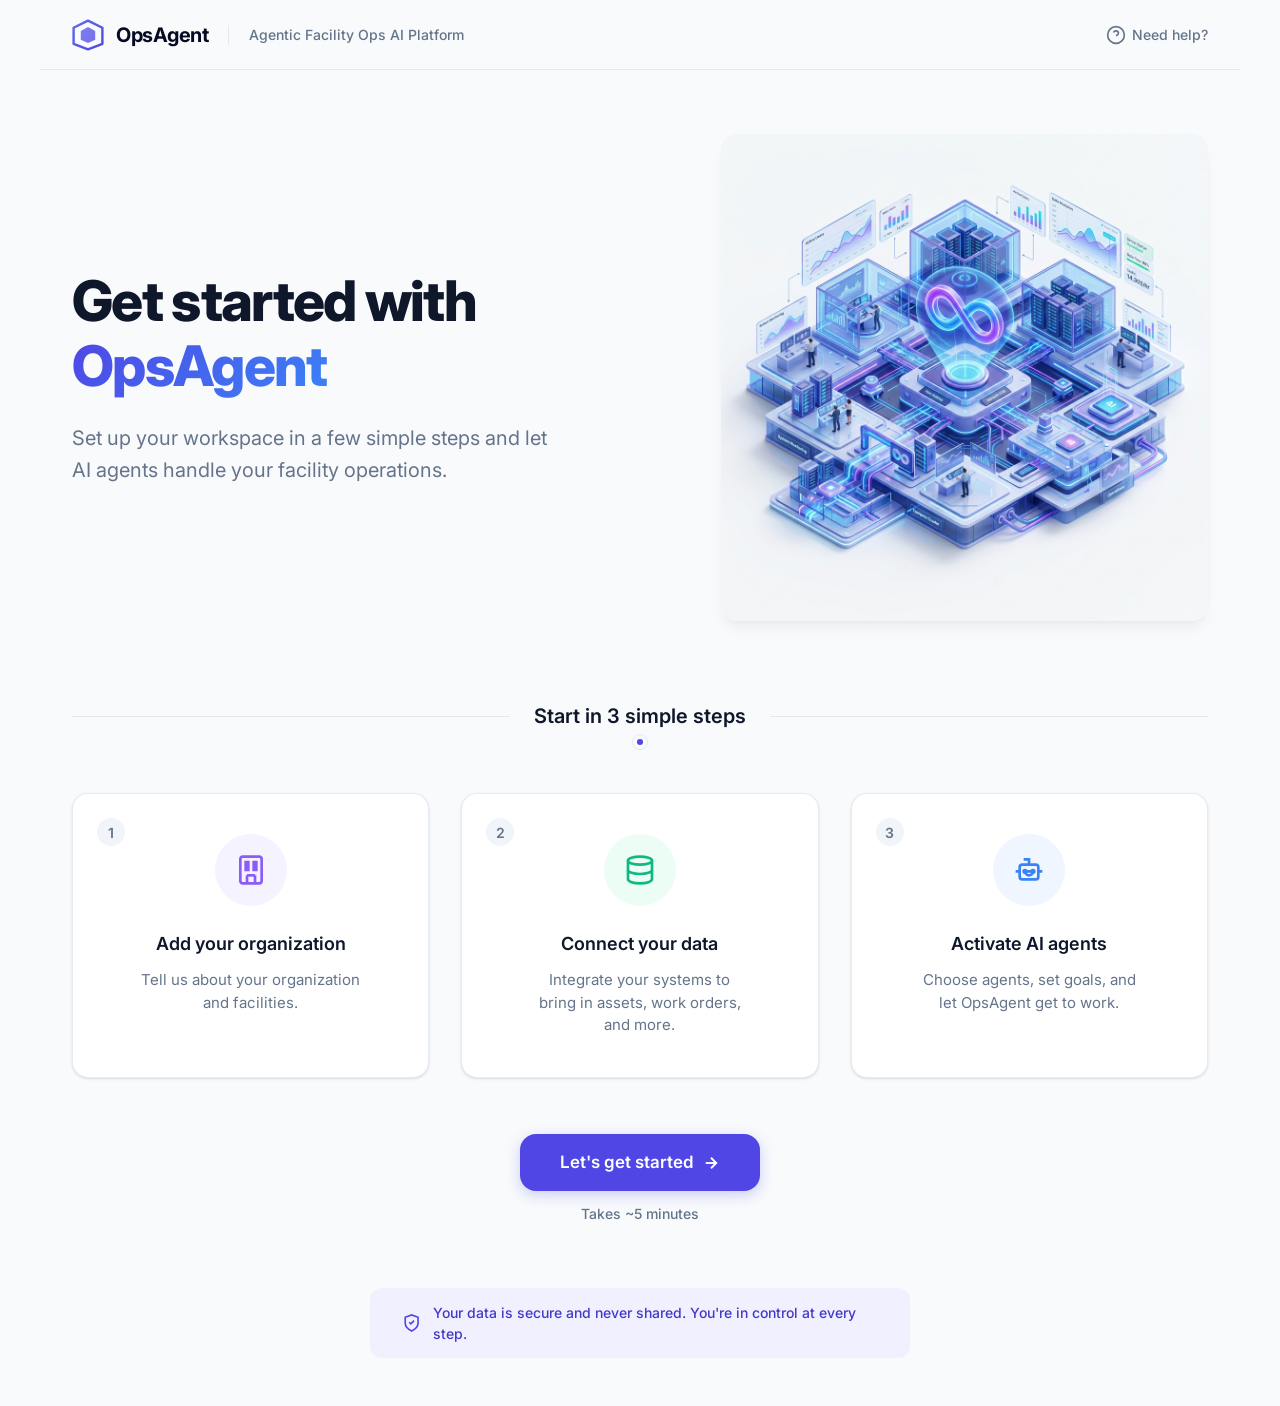
<file: index.html>
<!DOCTYPE html>
<html lang="en">
<head>
  <meta charset="UTF-8">
  <meta name="viewport" content="width=device-width, initial-scale=1.0">
  <title>Get Started - OpsAgent AI Platform</title>
  <meta name="description" content="Set up your workspace in a few simple steps and let AI agents handle your facility operations.">
  <link rel="stylesheet" href="style.css">
  <link rel="stylesheet" href="index.css">
</head>
<body>
  <div id="app-container" class="fade-in">
    <!-- Header -->
    <header class="navbar container">
      <div class="logo-area">
        <svg class="logo-icon" viewBox="0 0 40 40" width="32" height="32" fill="none" xmlns="http://www.w3.org/2000/svg">
          <path d="M20 2L38 11V31L20 38L2 31V11L20 2Z" stroke="url(#logo-grad)" stroke-width="3" stroke-linejoin="round"/>
          <path d="M20 10L29 15V26L20 30L11 26V15L20 10Z" fill="url(#logo-grad)" opacity="0.8"/>
          <defs>
            <linearGradient id="logo-grad" x1="2" y1="2" x2="38" y2="38" gradientUnits="userSpaceOnUse">
              <stop stop-color="#6366f1" />
              <stop offset="1" stop-color="#4f46e5" />
            </linearGradient>
          </defs>
        </svg>
        <span class="logo-text">OpsAgent</span>
        <span class="divider"></span>
        <span class="tagline">Agentic Facility Ops AI Platform</span>
      </div>
      <div class="header-action">
        <a href="#" class="help-link" id="help-btn">
          <svg class="help-icon" width="20" height="20" viewBox="0 0 24 24" fill="none" stroke="currentColor" stroke-width="2">
            <circle cx="12" cy="12" r="10"/>
            <path d="M9.09 9a3 3 0 0 1 5.83 1c0 2-3 3-3 3"/>
            <line x1="12" y1="17" x2="12.01" y2="17"/>
          </svg>
          Need help?
        </a>
      </div>
    </header>

    <!-- Main Section -->
    <main class="container">
      <div class="hero-section grid">
        <div class="hero-content">
          <h1>Get started with <span class="gradient-text">OpsAgent</span></h1>
          <p class="subtitle">Set up your workspace in a few simple steps and let AI agents handle your facility operations.</p>
        </div>
        <div class="hero-image-wrapper">
          <img src="hero-illustration.jpg" alt="OpsAgent Isometric AI Platform Illustration" class="hero-image">
        </div>
      </div>

      <!-- Divider / Section Title -->
      <div class="section-divider">
        <span class="line"></span>
        <h2>Start in 3 simple steps</h2>
        <span class="line"></span>
      </div>
      <div class="dot-indicator"></div>

      <!-- Steps Grid -->
      <div class="steps-grid grid">
        <!-- Step 1 -->
        <div class="step-card" id="step-1">
          <span class="step-number">1</span>
          <div class="step-icon-bg purple-bg">
            <svg class="step-icon text-purple" viewBox="0 0 24 24" fill="none" stroke="currentColor" stroke-width="2">
              <rect x="4" y="2" width="16" height="20" rx="2" ry="2"/>
              <line x1="9" y1="22" x2="9" y2="16"/>
              <line x1="15" y1="22" x2="15" y2="16"/>
              <line x1="9" y1="16" x2="15" y2="16"/>
              <path d="M8 6h2v2H8V6zm6 0h2v2h-2V6zm-6 4h2v2H8v-2zm6 0h2v2h-2v-2z"/>
            </svg>
          </div>
          <h3>Add your organization</h3>
          <p>Tell us about your organization and facilities.</p>
        </div>

        <!-- Step 2 -->
        <div class="step-card" id="step-2">
          <span class="step-number">2</span>
          <div class="step-icon-bg green-bg">
            <svg class="step-icon text-green" viewBox="0 0 24 24" fill="none" stroke="currentColor" stroke-width="2">
              <ellipse cx="12" cy="5" rx="9" ry="3"/>
              <path d="M3 5v14c0 1.66 4 3 9 3s9-1.34 9-3V5"/>
              <path d="M3 12c0 1.66 4 3 9 3s9-1.34 9-3"/>
            </svg>
          </div>
          <h3>Connect your data</h3>
          <p>Integrate your systems to bring in assets, work orders, and more.</p>
        </div>

        <!-- Step 3 -->
        <div class="step-card" id="step-3">
          <span class="step-number">3</span>
          <div class="step-icon-bg blue-bg">
            <svg class="step-icon text-blue" viewBox="0 0 24 24" fill="none" stroke="currentColor" stroke-width="2">
              <path d="M12 8V4H8"/>
              <rect x="5" y="8" width="14" height="11" rx="2"/>
              <circle cx="9" cy="13" r="1"/>
              <circle cx="15" cy="13" r="1"/>
              <path d="M12 16a3 3 0 0 1-3-3h6a3 3 0 0 1-3 3z"/>
              <path d="M2 13h3M19 13h3"/>
            </svg>
          </div>
          <h3>Activate AI agents</h3>
          <p>Choose agents, set goals, and let OpsAgent get to work.</p>
        </div>
      </div>

      <!-- Action Button Section -->
      <div class="action-section flex flex-col align-center">
        <a href="dashboard.html" class="btn btn-primary btn-large" id="start-btn">
          Let's get started
          <svg class="arrow-icon" width="18" height="18" viewBox="0 0 24 24" fill="none" stroke="currentColor" stroke-width="2.5">
            <line x1="5" y1="12" x2="19" y2="12"/>
            <polyline points="12 5 19 12 12 19"/>
          </svg>
        </a>
        <span class="estimate-text">Takes ~5 minutes</span>
      </div>
    </main>

    <!-- Footer Banner -->
    <footer class="footer-banner container">
      <div class="security-card flex align-center justify-center">
        <svg class="security-icon" width="20" height="20" viewBox="0 0 24 24" fill="none" stroke="currentColor" stroke-width="2">
          <path d="M12 22s8-4 8-10V5l-8-3-8 3v7c0 6 8 10 8 10z"/>
          <polyline points="9 11 11 13 15 9"/>
        </svg>
        <p>Your data is secure and never shared. You're in control at every step.</p>
      </div>
    </footer>
  </div>

  <script src="index.js"></script>
</body>
</html>
</file>
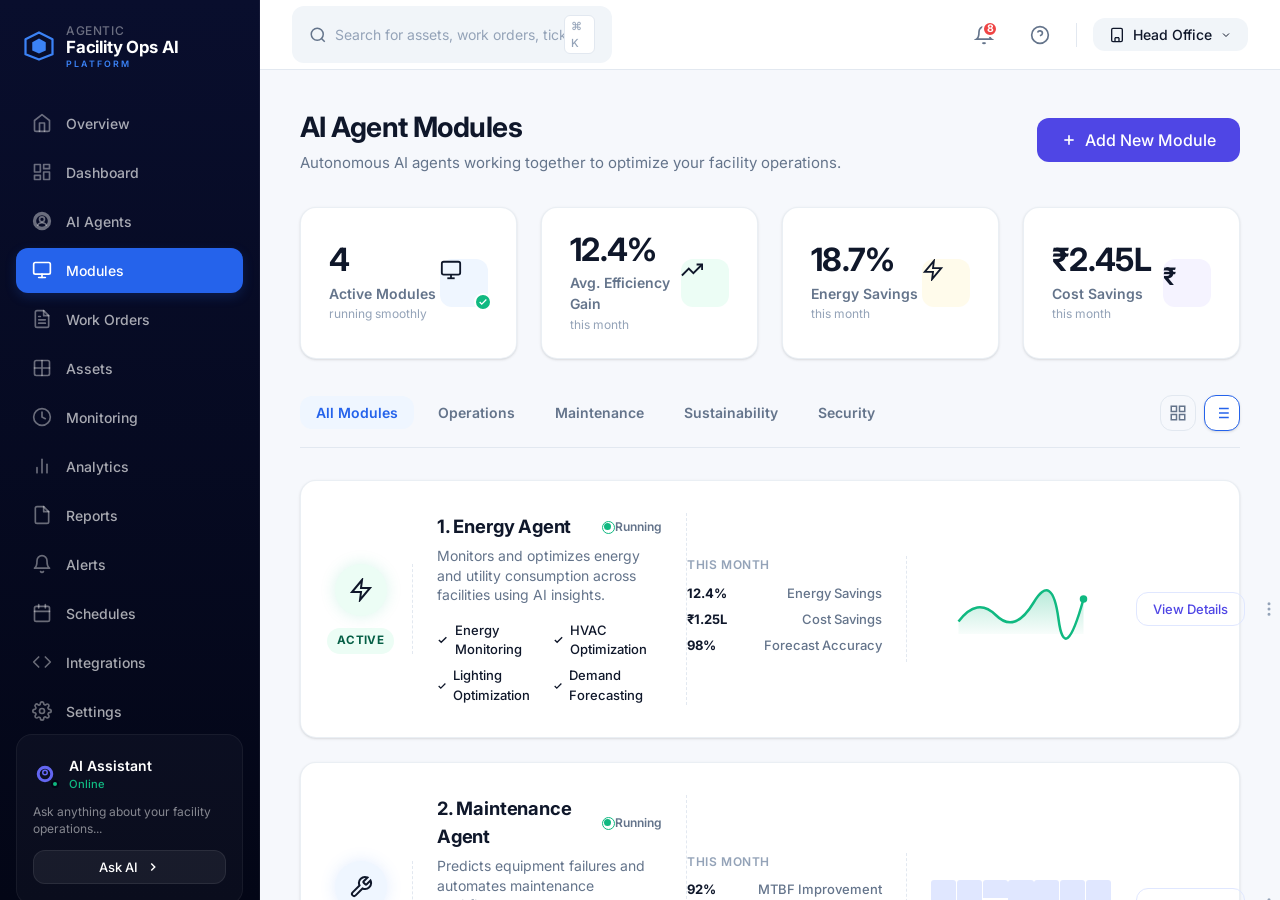
<file: dashboard.html>
<!DOCTYPE html>
<html lang="en">
<head>
  <meta charset="UTF-8">
  <meta name="viewport" content="width=device-width, initial-scale=1.0">
  <title>AI Agent Modules - OpsAgent</title>
  <meta name="description" content="Manage and monitor autonomous AI agents working together to optimize your facility operations.">
  <link rel="stylesheet" href="style.css">
  <link rel="stylesheet" href="dashboard.css">
</head>
<body>
  <div class="dashboard-wrapper flex">
    <!-- Left Sidebar -->
    <aside class="sidebar flex flex-col" id="sidebar">
      <div class="sidebar-header flex align-center">
        <svg class="sidebar-logo" viewBox="0 0 40 40" width="30" height="30" fill="none" xmlns="http://www.w3.org/2000/svg">
          <path d="M20 2L38 11V31L20 38L2 31V11L20 2Z" stroke="#3b82f6" stroke-width="3" stroke-linejoin="round"/>
          <path d="M20 10L29 15V26L20 30L11 26V15L20 10Z" fill="#3b82f6"/>
        </svg>
        <div class="logo-title-group">
          <h2>Agentic</h2>
          <h1>Facility Ops AI</h1>
          <span>PLATFORM</span>
        </div>
      </div>

      <nav class="sidebar-nav">
        <ul>
          <li>
            <a href="#" class="nav-item">
              <svg width="20" height="20" viewBox="0 0 24 24" fill="none" stroke="currentColor" stroke-width="2" stroke-linecap="round" stroke-linejoin="round"><path d="M3 9l9-7 9 7v11a2 2 0 0 1-2 2H5a2 2 0 0 1-2-2z"/><polyline points="9 22 9 12 15 12 15 22"/></svg>
              <span>Overview</span>
            </a>
          </li>
          <li>
            <a href="#" class="nav-item">
              <svg width="20" height="20" viewBox="0 0 24 24" fill="none" stroke="currentColor" stroke-width="2" stroke-linecap="round" stroke-linejoin="round"><rect x="3" y="3" width="7" height="9"/><rect x="14" y="3" width="7" height="5"/><rect x="14" y="12" width="7" height="9"/><rect x="3" y="16" width="7" height="5"/></svg>
              <span>Dashboard</span>
            </a>
          </li>
          <li>
            <a href="#" class="nav-item">
              <svg width="20" height="20" viewBox="0 0 24 24" fill="none" stroke="currentColor" stroke-width="2" stroke-linecap="round" stroke-linejoin="round"><path d="M12 2a10 10 0 0 0-10 10c0 5.523 4.477 10 10 10s10-4.477 10-10A10 10 0 0 0 12 2zm0 18a8 8 0 1 1 0-16 8 8 0 0 1 0 16z"/><circle cx="12" cy="10" r="3"/><path d="M7 17c0-2 4-3 5-3s5 1 5 3"/></svg>
              <span>AI Agents</span>
            </a>
          </li>
          <li>
            <a href="#" class="nav-item active">
              <svg width="20" height="20" viewBox="0 0 24 24" fill="none" stroke="currentColor" stroke-width="2" stroke-linecap="round" stroke-linejoin="round"><rect x="2" y="3" width="20" height="14" rx="2" ry="2"/><line x1="8" y1="21" x2="16" y2="21"/><line x1="12" y1="17" x2="12" y2="21"/></svg>
              <span>Modules</span>
            </a>
          </li>
          <li>
            <a href="#" class="nav-item">
              <svg width="20" height="20" viewBox="0 0 24 24" fill="none" stroke="currentColor" stroke-width="2" stroke-linecap="round" stroke-linejoin="round"><path d="M14 2H6a2 2 0 0 0-2 2v16a2 2 0 0 0 2 2h12a2 2 0 0 0 2-2V8z"/><polyline points="14 2 14 8 20 8"/><line x1="16" y1="13" x2="8" y2="13"/><line x1="16" y1="17" x2="8" y2="17"/><polyline points="10 9 9 9 8 9"/></svg>
              <span>Work Orders</span>
            </a>
          </li>
          <li>
            <a href="#" class="nav-item">
              <svg width="20" height="20" viewBox="0 0 24 24" fill="none" stroke="currentColor" stroke-width="2" stroke-linecap="round" stroke-linejoin="round"><rect x="3" y="3" width="18" height="18" rx="2"/><path d="M21 12H3M12 3v18"/></svg>
              <span>Assets</span>
            </a>
          </li>
          <li>
            <a href="#" class="nav-item">
              <svg width="20" height="20" viewBox="0 0 24 24" fill="none" stroke="currentColor" stroke-width="2" stroke-linecap="round" stroke-linejoin="round"><circle cx="12" cy="12" r="10"/><polyline points="12 6 12 12 16 14"/></svg>
              <span>Monitoring</span>
            </a>
          </li>
          <li>
            <a href="#" class="nav-item">
              <svg width="20" height="20" viewBox="0 0 24 24" fill="none" stroke="currentColor" stroke-width="2" stroke-linecap="round" stroke-linejoin="round"><line x1="18" y1="20" x2="18" y2="10"/><line x1="12" y1="20" x2="12" y2="4"/><line x1="6" y1="20" x2="6" y2="14"/></svg>
              <span>Analytics</span>
            </a>
          </li>
          <li>
            <a href="#" class="nav-item">
              <svg width="20" height="20" viewBox="0 0 24 24" fill="none" stroke="currentColor" stroke-width="2" stroke-linecap="round" stroke-linejoin="round"><path d="M14 2H6a2 2 0 0 0-2 2v16a2 2 0 0 0 2 2h12a2 2 0 0 0 2-2V8z"/><polyline points="14 2 14 8 20 8"/></svg>
              <span>Reports</span>
            </a>
          </li>
          <li>
            <a href="#" class="nav-item">
              <svg width="20" height="20" viewBox="0 0 24 24" fill="none" stroke="currentColor" stroke-width="2" stroke-linecap="round" stroke-linejoin="round"><path d="M18 8A6 6 0 0 0 6 8c0 7-3 9-3 9h18s-3-2-3-9"/><path d="M13.73 21a2 2 0 0 1-3.46 0"/></svg>
              <span>Alerts</span>
            </a>
          </li>
          <li>
            <a href="#" class="nav-item">
              <svg width="20" height="20" viewBox="0 0 24 24" fill="none" stroke="currentColor" stroke-width="2" stroke-linecap="round" stroke-linejoin="round"><rect x="3" y="4" width="18" height="18" rx="2" ry="2"/><line x1="16" y1="2" x2="16" y2="6"/><line x1="8" y1="2" x2="8" y2="6"/><line x1="3" y1="10" x2="21" y2="10"/></svg>
              <span>Schedules</span>
            </a>
          </li>
          <li>
            <a href="#" class="nav-item">
              <svg width="20" height="20" viewBox="0 0 24 24" fill="none" stroke="currentColor" stroke-width="2" stroke-linecap="round" stroke-linejoin="round"><polyline points="16 18 22 12 16 6"/><polyline points="8 6 2 12 8 18"/></svg>
              <span>Integrations</span>
            </a>
          </li>
          <li>
            <a href="#" class="nav-item">
              <svg width="20" height="20" viewBox="0 0 24 24" fill="none" stroke="currentColor" stroke-width="2" stroke-linecap="round" stroke-linejoin="round"><circle cx="12" cy="12" r="3"/><path d="M19.4 15a1.65 1.65 0 0 0 .33 1.82l.06.06a2 2 0 1 1-2.83 2.83l-.06-.06a1.65 1.65 0 0 0-1.82-.33 1.65 1.65 0 0 0-1 1.51V21a2 2 0 0 1-4 0v-.09A1.65 1.65 0 0 0 9 19.4a1.65 1.65 0 0 0-1.82.33l-.06.06a2 2 0 1 1-2.83-2.83l.06-.06a1.65 1.65 0 0 0 .33-1.82 1.65 1.65 0 0 0-1.51-1H3a2 2 0 0 1 0-4h.09A1.65 1.65 0 0 0 4.6 9a1.65 1.65 0 0 0-.33-1.82l-.06-.06a2 2 0 1 1 2.83-2.83l.06.06a1.65 1.65 0 0 0 1.82.33H9a1.65 1.65 0 0 0 1-1.51V3a2 2 0 0 1 4 0v.09a1.65 1.65 0 0 0 1 1.51 1.65 1.65 0 0 0 1.82-.33l.06-.06a2 2 0 1 1 2.83 2.83l-.06.06a1.65 1.65 0 0 0-.33 1.82V9a1.65 1.65 0 0 0 1.51 1H21a2 2 0 0 1 0 4h-.09a1.65 1.65 0 0 0-1.51 1z"/></svg>
              <span>Settings</span>
            </a>
          </li>
        </ul>
      </nav>

      <!-- Sidebar Footer Extra Card -->
      <div class="sidebar-assistant">
        <div class="assistant-title flex align-center">
          <div class="assistant-avatar">
            <svg width="18" height="18" viewBox="0 0 24 24" fill="none" stroke="#6366f1" stroke-width="2"><path d="M12 2a10 10 0 0 0-10 10c0 5.523 4.477 10 10 10s10-4.477 10-10A10 10 0 0 0 12 2zm0 18a8 8 0 1 1 0-16 8 8 0 0 1 0 16z"/><circle cx="12" cy="10" r="3"/></svg>
            <span class="status-indicator"></span>
          </div>
          <div>
            <h4>AI Assistant</h4>
            <span class="online-status">Online</span>
          </div>
        </div>
        <p>Ask anything about your facility operations...</p>
        <button class="btn btn-assistant flex justify-between align-center" id="ask-ai-btn">
          <span>Ask AI</span>
          <svg width="14" height="14" viewBox="0 0 24 24" fill="none" stroke="currentColor" stroke-width="2.5"><polyline points="9 18 15 12 9 6"/></svg>
        </button>
      </div>

      <!-- User Info Footer -->
      <div class="sidebar-user flex align-center justify-between">
        <div class="flex align-center gap-2">
          <div class="user-avatar flex align-center justify-center">TS</div>
          <div class="user-info">
            <h4>Tanishka Sahil</h4>
            <span>Facility Manager</span>
          </div>
        </div>
        <svg width="14" height="14" viewBox="0 0 24 24" fill="none" stroke="currentColor" stroke-width="2"><polyline points="6 9 12 15 18 9"/></svg>
      </div>

      <div class="logout-wrapper">
        <a href="index.html" class="logout-link flex align-center gap-2" id="logout-btn">
          <svg width="16" height="16" viewBox="0 0 24 24" fill="none" stroke="currentColor" stroke-width="2"><path d="M9 21H5a2 2 0 0 1-2-2V5a2 2 0 0 1 2-2h4"/><polyline points="16 17 21 12 16 7"/><line x1="21" y1="12" x2="9" y2="12"/></svg>
          Logout
        </a>
      </div>
    </aside>

    <!-- Main Workspace Container -->
    <div class="main-content flex flex-col">
      <!-- Navbar / Top Header -->
      <header class="navbar flex align-center justify-between">
        <div class="flex align-center gap-4">
          <button class="hamburger-menu" id="hamburger-btn" aria-label="Toggle Sidebar">
            <svg width="24" height="24" viewBox="0 0 24 24" fill="none" stroke="currentColor" stroke-width="2"><line x1="3" y1="12" x2="21" y2="12"/><line x1="3" y1="6" x2="21" y2="6"/><line x1="3" y1="18" x2="21" y2="18"/></svg>
          </button>
          
          <!-- Search Bar -->
          <div class="search-bar flex align-center">
            <svg class="search-icon" width="18" height="18" viewBox="0 0 24 24" fill="none" stroke="currentColor" stroke-width="2"><circle cx="11" cy="11" r="8"/><line x1="21" y1="21" x2="16.65" y2="16.65"/></svg>
            <input type="text" id="search-input" placeholder="Search for assets, work orders, tickets...">
            <span class="search-shortcut">⌘ K</span>
          </div>
        </div>

        <!-- Right Side Nav Actions -->
        <div class="nav-actions flex align-center gap-4">
          <!-- Notification Bell -->
          <button class="icon-btn-badge" id="notification-btn" aria-label="Notifications">
            <svg width="20" height="20" viewBox="0 0 24 24" fill="none" stroke="currentColor" stroke-width="2"><path d="M18 8A6 6 0 0 0 6 8c0 7-3 9-3 9h18s-3-2-3-9"/><path d="M13.73 21a2 2 0 0 1-3.46 0"/></svg>
            <span class="badge">8</span>
          </button>

          <!-- Help Button -->
          <button class="icon-btn" aria-label="Help">
            <svg width="20" height="20" viewBox="0 0 24 24" fill="none" stroke="currentColor" stroke-width="2"><circle cx="12" cy="12" r="10"/><path d="M9.09 9a3 3 0 0 1 5.83 1c0 2-3 3-3 3"/><line x1="12" y1="17" x2="12.01" y2="17"/></svg>
          </button>

          <span class="divider-v"></span>

          <!-- Location Selector Dropdown -->
          <div class="location-dropdown" id="location-dd">
            <button class="dropdown-trigger flex align-center gap-2">
              <svg width="16" height="16" viewBox="0 0 24 24" fill="none" stroke="currentColor" stroke-width="2"><rect x="4" y="2" width="16" height="20" rx="2" ry="2"/><line x1="9" y1="22" x2="9" y2="16"/><line x1="15" y1="22" x2="15" y2="16"/><line x1="9" y1="16" x2="15" y2="16"/></svg>
              <span>Head Office</span>
              <svg width="12" height="12" viewBox="0 0 24 24" fill="none" stroke="currentColor" stroke-width="2"><polyline points="6 9 12 15 18 9"/></svg>
            </button>
            <div class="dropdown-menu">
              <a href="#">Head Office</a>
              <a href="#">Regional Office East</a>
              <a href="#">Warehouse A</a>
              <a href="#">Data Center</a>
            </div>
          </div>
        </div>
      </header>

      <!-- Main Workspace Scrollable -->
      <main class="workspace-viewport">
        <!-- Page Title & CTA Row -->
        <div class="workspace-header flex justify-between align-center">
          <div class="header-text">
            <h2>AI Agent Modules</h2>
            <p>Autonomous AI agents working together to optimize your facility operations.</p>
          </div>
          <button class="btn btn-primary" id="add-module-btn">
            <svg width="16" height="16" viewBox="0 0 24 24" fill="none" stroke="currentColor" stroke-width="2.5"><line x1="12" y1="5" x2="12" y2="19"/><line x1="5" y1="12" x2="19" y2="12"/></svg>
            Add New Module
          </button>
        </div>

        <!-- Summary Statistics Grid -->
        <section class="summary-grid grid">
          <!-- Stat 1 -->
          <div class="stat-card flex justify-between align-center">
            <div class="stat-info">
              <span class="stat-value" id="val-modules">4</span>
              <span class="stat-label">Active Modules</span>
              <span class="stat-sub">running smoothly</span>
            </div>
            <div class="stat-icon-wrapper blue-light-bg flex-col align-center justify-center">
              <svg class="text-blue" width="22" height="22" viewBox="0 0 24 24" fill="none" stroke="currentColor" stroke-width="2"><rect x="2" y="3" width="20" height="14" rx="2" ry="2"/><line x1="8" y1="21" x2="16" y2="21"/><line x1="12" y1="17" x2="12" y2="21"/></svg>
              <span class="badge-mini check-badge">
                <svg width="10" height="10" viewBox="0 0 24 24" fill="none" stroke="currentColor" stroke-width="3"><polyline points="20 6 9 17 4 12"/></svg>
              </span>
            </div>
          </div>

          <!-- Stat 2 -->
          <div class="stat-card flex justify-between align-center">
            <div class="stat-info">
              <span class="stat-value" id="val-eff">12.4%</span>
              <span class="stat-label">Avg. Efficiency Gain</span>
              <span class="stat-sub">this month</span>
            </div>
            <div class="stat-icon-wrapper green-light-bg flex-col align-center justify-center">
              <svg class="text-green" width="22" height="22" viewBox="0 0 24 24" fill="none" stroke="currentColor" stroke-width="2"><polyline points="23 6 13.5 15.5 8.5 10.5 1 18"/><polyline points="17 6 23 6 23 12"/></svg>
            </div>
          </div>

          <!-- Stat 3 -->
          <div class="stat-card flex justify-between align-center">
            <div class="stat-info">
              <span class="stat-value" id="val-energy">18.7%</span>
              <span class="stat-label">Energy Savings</span>
              <span class="stat-sub">this month</span>
            </div>
            <div class="stat-icon-wrapper orange-light-bg flex-col align-center justify-center">
              <svg class="text-orange" width="22" height="22" viewBox="0 0 24 24" fill="none" stroke="currentColor" stroke-width="2"><polygon points="13 2 3 14 12 14 11 22 21 10 12 10 13 2"/></svg>
            </div>
          </div>

          <!-- Stat 4 -->
          <div class="stat-card flex justify-between align-center">
            <div class="stat-info">
              <span class="stat-value" id="val-cost">₹2.45L</span>
              <span class="stat-label">Cost Savings</span>
              <span class="stat-sub">this month</span>
            </div>
            <div class="stat-icon-wrapper purple-light-bg flex-col align-center justify-center">
              <span class="rupee-symbol text-purple">₹</span>
            </div>
          </div>
        </section>

        <!-- Filters and View Controls -->
        <section class="filters-row flex align-center justify-between">
          <div class="tabs flex gap-2">
            <button class="tab-btn active" data-filter="all">All Modules</button>
            <button class="tab-btn" data-filter="operations">Operations</button>
            <button class="tab-btn" data-filter="maintenance">Maintenance</button>
            <button class="tab-btn" data-filter="sustainability">Sustainability</button>
            <button class="tab-btn" data-filter="security">Security</button>
          </div>
          <div class="view-toggles flex gap-2">
            <button class="toggle-btn" id="grid-view-btn" aria-label="Grid View">
              <svg width="18" height="18" viewBox="0 0 24 24" fill="none" stroke="currentColor" stroke-width="2"><rect x="3" y="3" width="7" height="7"/><rect x="14" y="3" width="7" height="7"/><rect x="14" y="14" width="7" height="7"/><rect x="3" y="14" width="7" height="7"/></svg>
            </button>
            <button class="toggle-btn active" id="list-view-btn" aria-label="List View">
              <svg width="18" height="18" viewBox="0 0 24 24" fill="none" stroke="currentColor" stroke-width="2"><line x1="8" y1="6" x2="21" y2="6"/><line x1="8" y1="12" x2="21" y2="12"/><line x1="8" y1="18" x2="21" y2="18"/><line x1="3" y1="6" x2="3.01" y2="6"/><line x1="3" y1="12" x2="3.01" y2="12"/><line x1="3" y1="18" x2="3.01" y2="18"/></svg>
            </button>
          </div>
        </section>

        <!-- Agent Modules Collection Container -->
        <section class="modules-collection list-layout" id="modules-container">
          <!-- Card 1: Energy Agent (Sustainability) -->
          <div class="agent-card active-card" data-category="sustainability" id="card-energy">
            <div class="agent-summary flex align-center">
              <div class="agent-icon-col">
                <div class="agent-avatar-circle green-glow">
                  <svg class="text-green" width="24" height="24" viewBox="0 0 24 24" fill="none" stroke="currentColor" stroke-width="2"><polygon points="13 2 3 14 12 14 11 22 21 10 12 10 13 2"/></svg>
                </div>
                <span class="status-badge active-badge">Active</span>
              </div>
              
              <div class="agent-info-col">
                <div class="title-row flex align-center justify-between">
                  <h3>1. Energy Agent</h3>
                  <span class="card-status-dot flex align-center gap-1">
                    <span class="running-pulse green-pulse"></span>
                    Running
                  </span>
                </div>
                <p class="description">Monitors and optimizes energy and utility consumption across facilities using AI insights.</p>
                <ul class="features-list grid">
                  <li><svg width="14" height="14" viewBox="0 0 24 24" fill="none" stroke="currentColor" stroke-width="3" class="text-green"><polyline points="20 6 9 17 4 12"/></svg> Energy Monitoring</li>
                  <li><svg width="14" height="14" viewBox="0 0 24 24" fill="none" stroke="currentColor" stroke-width="3" class="text-green"><polyline points="20 6 9 17 4 12"/></svg> HVAC Optimization</li>
                  <li><svg width="14" height="14" viewBox="0 0 24 24" fill="none" stroke="currentColor" stroke-width="3" class="text-green"><polyline points="20 6 9 17 4 12"/></svg> Lighting Optimization</li>
                  <li><svg width="14" height="14" viewBox="0 0 24 24" fill="none" stroke="currentColor" stroke-width="3" class="text-green"><polyline points="20 6 9 17 4 12"/></svg> Demand Forecasting</li>
                </ul>
              </div>

              <div class="agent-metrics-col">
                <span class="metrics-heading">This Month</span>
                <div class="metric-row flex justify-between">
                  <span class="metric-value text-green">12.4%</span>
                  <span class="metric-desc">Energy Savings</span>
                </div>
                <div class="metric-row flex justify-between">
                  <span class="metric-value font-dark">₹1.25L</span>
                  <span class="metric-desc">Cost Savings</span>
                </div>
                <div class="metric-row flex justify-between">
                  <span class="metric-value font-dark">98%</span>
                  <span class="metric-desc">Forecast Accuracy</span>
                </div>
              </div>

              <div class="agent-chart-col">
                <svg class="sparkline-chart" viewBox="0 0 100 40">
                  <defs>
                    <linearGradient id="chart-grad-green" x1="0" y1="0" x2="0" y2="1">
                      <stop offset="0%" stop-color="#10b981" stop-opacity="0.3" />
                      <stop offset="100%" stop-color="#10b981" stop-opacity="0.0" />
                    </linearGradient>
                  </defs>
                  <path d="M 0 30 Q 15 10, 30 25 T 60 15 T 80 28 T 100 12 L 100 40 L 0 40 Z" fill="url(#chart-grad-green)" />
                  <path d="M 0 30 Q 15 10, 30 25 T 60 15 T 80 28 T 100 12" fill="none" stroke="#10b981" stroke-width="2" />
                  <circle cx="100" cy="12" r="3" fill="#10b981" />
                </svg>
              </div>

              <div class="agent-actions-col flex align-center gap-2">
                <button class="btn btn-secondary btn-detail" data-agent="Energy Agent">View Details</button>
                <button class="icon-menu-btn" aria-label="More Options">
                  <svg width="18" height="18" viewBox="0 0 24 24" fill="none" stroke="currentColor" stroke-width="2"><circle cx="12" cy="12" r="1"/><circle cx="12" cy="5" r="1"/><circle cx="12" cy="19" r="1"/></svg>
                </button>
              </div>
            </div>
          </div>

          <!-- Card 2: Maintenance Agent (Maintenance) -->
          <div class="agent-card active-card" data-category="maintenance" id="card-maintenance">
            <div class="agent-summary flex align-center">
              <div class="agent-icon-col">
                <div class="agent-avatar-circle blue-glow">
                  <svg class="text-blue" width="24" height="24" viewBox="0 0 24 24" fill="none" stroke="currentColor" stroke-width="2"><path d="M14.7 6.3a1 1 0 0 0 0 1.4l1.6 1.6a1 1 0 0 0 1.4 0l3.77-3.77a6 6 0 0 1-7.94 7.94l-6.91 6.91a2.12 2.12 0 0 1-3-3l6.91-6.91a6 6 0 0 1 7.94-7.94l-3.76 3.76z"/></svg>
                </div>
                <span class="status-badge active-badge">Active</span>
              </div>
              
              <div class="agent-info-col">
                <div class="title-row flex align-center justify-between">
                  <h3>2. Maintenance Agent</h3>
                  <span class="card-status-dot flex align-center gap-1">
                    <span class="running-pulse green-pulse"></span>
                    Running
                  </span>
                </div>
                <p class="description">Predicts equipment failures and automates maintenance workflows.</p>
                <ul class="features-list grid">
                  <li><svg width="14" height="14" viewBox="0 0 24 24" fill="none" stroke="currentColor" stroke-width="3" class="text-blue"><polyline points="20 6 9 17 4 12"/></svg> Equipment Health</li>
                  <li><svg width="14" height="14" viewBox="0 0 24 24" fill="none" stroke="currentColor" stroke-width="3" class="text-blue"><polyline points="20 6 9 17 4 12"/></svg> Predictive Maintenance</li>
                  <li><svg width="14" height="14" viewBox="0 0 24 24" fill="none" stroke="currentColor" stroke-width="3" class="text-blue"><polyline points="20 6 9 17 4 12"/></svg> Work Order Generation</li>
                  <li><svg width="14" height="14" viewBox="0 0 24 24" fill="none" stroke="currentColor" stroke-width="3" class="text-blue"><polyline points="20 6 9 17 4 12"/></svg> Downtime Reduction</li>
                </ul>
              </div>

              <div class="agent-metrics-col">
                <span class="metrics-heading">This Month</span>
                <div class="metric-row flex justify-between">
                  <span class="metric-value text-blue">92%</span>
                  <span class="metric-desc">MTBF Improvement</span>
                </div>
                <div class="metric-row flex justify-between">
                  <span class="metric-value font-dark">156</span>
                  <span class="metric-desc">Work Orders Closed</span>
                </div>
                <div class="metric-row flex justify-between">
                  <span class="metric-value font-dark">23%</span>
                  <span class="metric-desc">Downtime Reduced</span>
                </div>
              </div>

              <div class="agent-chart-col">
                <div class="bar-chart flex align-end justify-between">
                  <div class="bar" style="height: 40%"></div>
                  <div class="bar" style="height: 65%"></div>
                  <div class="bar" style="height: 35%"></div>
                  <div class="bar" style="height: 80%"></div>
                  <div class="bar" style="height: 55%"></div>
                  <div class="bar" style="height: 90%"></div>
                  <div class="bar" style="height: 70%"></div>
                </div>
              </div>

              <div class="agent-actions-col flex align-center gap-2">
                <button class="btn btn-secondary btn-detail" data-agent="Maintenance Agent">View Details</button>
                <button class="icon-menu-btn" aria-label="More Options">
                  <svg width="18" height="18" viewBox="0 0 24 24" fill="none" stroke="currentColor" stroke-width="2"><circle cx="12" cy="12" r="1"/><circle cx="12" cy="5" r="1"/><circle cx="12" cy="19" r="1"/></svg>
                </button>
              </div>
            </div>
          </div>

          <!-- Card 3: Occupancy Agent (Operations) -->
          <div class="agent-card active-card" data-category="operations" id="card-occupancy">
            <div class="agent-summary flex align-center">
              <div class="agent-icon-col">
                <div class="agent-avatar-circle orange-glow">
                  <svg class="text-orange" width="24" height="24" viewBox="0 0 24 24" fill="none" stroke="currentColor" stroke-width="2"><path d="M17 21v-2a4 4 0 0 0-4-4H5a4 4 0 0 0-4 4v2"/><circle cx="9" cy="7" r="4"/><path d="M23 21v-2a4 4 0 0 0-3-3.87"/><path d="M16 3.13a4 4 0 0 1 0 7.75"/></svg>
                </div>
                <span class="status-badge active-badge">Active</span>
              </div>
              
              <div class="agent-info-col">
                <div class="title-row flex align-center justify-between">
                  <h3>3. Occupancy Agent</h3>
                  <span class="card-status-dot flex align-center gap-1">
                    <span class="running-pulse green-pulse"></span>
                    Running
                  </span>
                </div>
                <p class="description">Analyzes space utilization and optimizes occupancy and workspace allocation.</p>
                <ul class="features-list grid">
                  <li><svg width="14" height="14" viewBox="0 0 24 24" fill="none" stroke="currentColor" stroke-width="3" class="text-orange"><polyline points="20 6 9 17 4 12"/></svg> Space Utilization</li>
                  <li><svg width="14" height="14" viewBox="0 0 24 24" fill="none" stroke="currentColor" stroke-width="3" class="text-orange"><polyline points="20 6 9 17 4 12"/></svg> Occupancy Heatmaps</li>
                  <li><svg width="14" height="14" viewBox="0 0 24 24" fill="none" stroke="currentColor" stroke-width="3" class="text-orange"><polyline points="20 6 9 17 4 12"/></svg> Workspace Optimization</li>
                  <li><svg width="14" height="14" viewBox="0 0 24 24" fill="none" stroke="currentColor" stroke-width="3" class="text-orange"><polyline points="20 6 9 17 4 12"/></svg> Usage Forecasting</li>
                </ul>
              </div>

              <div class="agent-metrics-col">
                <span class="metrics-heading">This Month</span>
                <div class="metric-row flex justify-between">
                  <span class="metric-value text-orange">65%</span>
                  <span class="metric-desc">Avg. Space Util.</span>
                </div>
                <div class="metric-row flex justify-between">
                  <span class="metric-value font-dark">18%</span>
                  <span class="metric-desc">Space Optimization</span>
                </div>
                <div class="metric-row flex justify-between">
                  <span class="metric-value font-dark">85%</span>
                  <span class="metric-desc">Forecast Accuracy</span>
                </div>
              </div>

              <div class="agent-chart-col">
                <svg class="sparkline-chart" viewBox="0 0 100 40">
                  <defs>
                    <linearGradient id="chart-grad-orange" x1="0" y1="0" x2="0" y2="1">
                      <stop offset="0%" stop-color="#f59e0b" stop-opacity="0.3" />
                      <stop offset="100%" stop-color="#f59e0b" stop-opacity="0.0" />
                    </linearGradient>
                  </defs>
                  <path d="M 0 32 Q 25 35, 50 18 T 80 14 T 100 24 L 100 40 L 0 40 Z" fill="url(#chart-grad-orange)" />
                  <path d="M 0 32 Q 25 35, 50 18 T 80 14 T 100 24" fill="none" stroke="#f59e0b" stroke-width="2" />
                  <circle cx="100" cy="24" r="3" fill="#f59e0b" />
                </svg>
              </div>

              <div class="agent-actions-col flex align-center gap-2">
                <button class="btn btn-secondary btn-detail" data-agent="Occupancy Agent">View Details</button>
                <button class="icon-menu-btn" aria-label="More Options">
                  <svg width="18" height="18" viewBox="0 0 24 24" fill="none" stroke="currentColor" stroke-width="2"><circle cx="12" cy="12" r="1"/><circle cx="12" cy="5" r="1"/><circle cx="12" cy="19" r="1"/></svg>
                </button>
              </div>
            </div>
          </div>

          <!-- Card 4: Security Agent (Security) -->
          <div class="agent-card active-card" data-category="security" id="card-security">
            <div class="agent-summary flex align-center">
              <div class="agent-icon-col">
                <div class="agent-avatar-circle purple-glow">
                  <svg class="text-purple" width="24" height="24" viewBox="0 0 24 24" fill="none" stroke="currentColor" stroke-width="2"><path d="M12 22s8-4 8-10V5l-8-3-8 3v7c0 6 8 10 8 10z"/></svg>
                </div>
                <span class="status-badge active-badge">Active</span>
              </div>
              
              <div class="agent-info-col">
                <div class="title-row flex align-center justify-between">
                  <h3>4. Security Agent</h3>
                  <span class="card-status-dot flex align-center gap-1">
                    <span class="running-pulse green-pulse"></span>
                    Running
                  </span>
                </div>
                <p class="description">Monitors security systems and detects anomalies to ensure a safe environment.</p>
                <ul class="features-list grid">
                  <li><svg width="14" height="14" viewBox="0 0 24 24" fill="none" stroke="currentColor" stroke-width="3" class="text-purple"><polyline points="20 6 9 17 4 12"/></svg> Access Control</li>
                  <li><svg width="14" height="14" viewBox="0 0 24 24" fill="none" stroke="currentColor" stroke-width="3" class="text-purple"><polyline points="20 6 9 17 4 12"/></svg> Anomaly Detection</li>
                  <li><svg width="14" height="14" viewBox="0 0 24 24" fill="none" stroke="currentColor" stroke-width="3" class="text-purple"><polyline points="20 6 9 17 4 12"/></svg> Incident Alerts</li>
                  <li><svg width="14" height="14" viewBox="0 0 24 24" fill="none" stroke="currentColor" stroke-width="3" class="text-purple"><polyline points="20 6 9 17 4 12"/></svg> Video Analytics</li>
                </ul>
              </div>

              <div class="agent-metrics-col">
                <span class="metrics-heading">This Month</span>
                <div class="metric-row flex justify-between">
                  <span class="metric-value text-purple">120</span>
                  <span class="metric-desc">Security Events</span>
                </div>
                <div class="metric-row flex justify-between">
                  <span class="metric-value font-dark">98.6%</span>
                  <span class="metric-desc">Threat Detection</span>
                </div>
                <div class="metric-row flex justify-between">
                  <span class="metric-value font-dark">15</span>
                  <span class="metric-desc">Incidents Resolved</span>
                </div>
              </div>

              <div class="agent-chart-col">
                <svg class="sparkline-chart" viewBox="0 0 100 40">
                  <defs>
                    <linearGradient id="chart-grad-purple" x1="0" y1="0" x2="0" y2="1">
                      <stop offset="0%" stop-color="#8b5cf6" stop-opacity="0.3" />
                      <stop offset="100%" stop-color="#8b5cf6" stop-opacity="0.0" />
                    </linearGradient>
                  </defs>
                  <path d="M 0 35 Q 20 28, 40 32 T 70 12 T 100 20 L 100 40 L 0 40 Z" fill="url(#chart-grad-purple)" />
                  <path d="M 0 35 Q 20 28, 40 32 T 70 12 T 100 20" fill="none" stroke="#8b5cf6" stroke-width="2" />
                  <circle cx="100" cy="20" r="3" fill="#8b5cf6" />
                </svg>
              </div>

              <div class="agent-actions-col flex align-center gap-2">
                <button class="btn btn-secondary btn-detail" data-agent="Security Agent">View Details</button>
                <button class="icon-menu-btn" aria-label="More Options">
                  <svg width="18" height="18" viewBox="0 0 24 24" fill="none" stroke="currentColor" stroke-width="2"><circle cx="12" cy="12" r="1"/><circle cx="12" cy="5" r="1"/><circle cx="12" cy="19" r="1"/></svg>
                </button>
              </div>
            </div>
          </div>
        </section>

        <!-- Dynamic Collaboration Footer Workflow -->
        <footer class="collaboration-footer flex align-center justify-between">
          <div class="collab-text">
            <h3>AI Agents Working Together</h3>
            <p>Our agents collaborate autonomously to deliver smarter, safer, and more efficient facilities.</p>
            <button class="btn btn-secondary btn-sm" id="view-flow-btn">View Orchestration Flow</button>
          </div>
          <div class="collab-flow flex align-center gap-4">
            <!-- Node 1 -->
            <div class="flow-node flex flex-col align-center gap-1">
              <div class="node-icon-bg green-glow-hover flex align-center justify-center">
                <svg class="text-green" width="18" height="18" viewBox="0 0 24 24" fill="none" stroke="currentColor" stroke-width="2"><polygon points="13 2 3 14 12 14 11 22 21 10 12 10 13 2"/></svg>
              </div>
              <span class="node-name">Energy Agent</span>
            </div>
            <!-- Arrow -->
            <svg class="flow-arrow" width="16" height="16" viewBox="0 0 24 24" fill="none" stroke="currentColor" stroke-width="2.5"><polyline points="9 18 15 12 9 6"/></svg>
            <!-- Node 2 -->
            <div class="flow-node flex flex-col align-center gap-1">
              <div class="node-icon-bg blue-glow-hover flex align-center justify-center">
                <svg class="text-blue" width="18" height="18" viewBox="0 0 24 24" fill="none" stroke="currentColor" stroke-width="2"><path d="M14.7 6.3a1 1 0 0 0 0 1.4l1.6 1.6a1 1 0 0 0 1.4 0l3.77-3.77a6 6 0 0 1-7.94 7.94l-6.91 6.91a2.12 2.12 0 0 1-3-3l6.91-6.91a6 6 0 0 1 7.94-7.94l-3.76 3.76z"/></svg>
              </div>
              <span class="node-name">Maintenance Agent</span>
            </div>
            <!-- Arrow -->
            <svg class="flow-arrow" width="16" height="16" viewBox="0 0 24 24" fill="none" stroke="currentColor" stroke-width="2.5"><polyline points="9 18 15 12 9 6"/></svg>
            <!-- Node 3 -->
            <div class="flow-node flex flex-col align-center gap-1">
              <div class="node-icon-bg orange-glow-hover flex align-center justify-center">
                <svg class="text-orange" width="18" height="18" viewBox="0 0 24 24" fill="none" stroke="currentColor" stroke-width="2"><path d="M17 21v-2a4 4 0 0 0-4-4H5a4 4 0 0 0-4 4v2"/><circle cx="9" cy="7" r="4"/><path d="M23 21v-2a4 4 0 0 0-3-3.87"/><path d="M16 3.13a4 4 0 0 1 0 7.75"/></svg>
              </div>
              <span class="node-name">Occupancy Agent</span>
            </div>
            <!-- Arrow -->
            <svg class="flow-arrow" width="16" height="16" viewBox="0 0 24 24" fill="none" stroke="currentColor" stroke-width="2.5"><polyline points="9 18 15 12 9 6"/></svg>
            <!-- Node 4 -->
            <div class="flow-node flex flex-col align-center gap-1">
              <div class="node-icon-bg purple-glow-hover flex align-center justify-center">
                <svg class="text-purple" width="18" height="18" viewBox="0 0 24 24" fill="none" stroke="currentColor" stroke-width="2"><path d="M12 22s8-4 8-10V5l-8-3-8 3v7c0 6 8 10 8 10z"/></svg>
              </div>
              <span class="node-name">Security Agent</span>
            </div>
          </div>
        </footer>
      </main>
    </div>
  </div>

  <!-- Dialog / Modals Layout -->
  <!-- View Detail Modal -->
  <div class="modal-overlay" id="detail-modal">
    <div class="modal-card">
      <div class="modal-header flex justify-between align-center">
        <h3 id="modal-agent-title">Agent Detail</h3>
        <button class="modal-close" id="detail-modal-close" aria-label="Close modal">
          <svg width="20" height="20" viewBox="0 0 24 24" fill="none" stroke="currentColor" stroke-width="2"><line x1="18" y1="6" x2="6" y2="18"/><line x1="6" y1="6" x2="18" y2="18"/></svg>
        </button>
      </div>
      <div class="modal-body">
        <div class="modal-metrics-container grid">
          <div class="modal-metric">
            <span class="m-lbl">Current Load</span>
            <span class="m-val">Normal</span>
          </div>
          <div class="modal-metric">
            <span class="m-lbl">Uptime</span>
            <span class="m-val">99.98%</span>
          </div>
          <div class="modal-metric">
            <span class="m-lbl">Alerts (24h)</span>
            <span class="m-val">0</span>
          </div>
        </div>
        <p class="modal-desc-text" id="modal-agent-desc">Agent operations details showing analytics logs.</p>
        <div class="console-box">
          <div class="console-header flex justify-between">
            <span>Live Diagnostics Console</span>
            <span class="blinking-dot">● Live</span>
          </div>
          <pre class="console-content" id="console-logs">Connecting to AI agent subsystem...</pre>
        </div>
      </div>
      <div class="modal-footer flex justify-between">
        <button class="btn btn-secondary btn-modal-action" id="pause-agent-btn">Pause Agent</button>
        <button class="btn btn-primary btn-modal-action" id="modal-ok-btn">Close Diagnostics</button>
      </div>
    </div>
  </div>

  <!-- Add New Module Modal -->
  <div class="modal-overlay" id="add-modal">
    <div class="modal-card">
      <div class="modal-header flex justify-between align-center">
        <h3>Create New AI Agent Module</h3>
        <button class="modal-close" id="add-modal-close">
          <svg width="20" height="20" viewBox="0 0 24 24" fill="none" stroke="currentColor" stroke-width="2"><line x1="18" y1="6" x2="6" y2="18"/><line x1="6" y1="6" x2="18" y2="18"/></svg>
        </button>
      </div>
      <div class="modal-body">
        <form id="new-agent-form">
          <div class="form-group flex flex-col gap-1">
            <label for="new-agent-name">Agent Name</label>
            <input type="text" id="new-agent-name" placeholder="e.g. Asset Integrity Agent" required>
          </div>
          <div class="form-group flex flex-col gap-1">
            <label for="new-agent-desc">Description</label>
            <textarea id="new-agent-desc" rows="3" placeholder="Describe the role of the AI agent..." required></textarea>
          </div>
          <div class="form-group flex flex-col gap-1">
            <label for="new-agent-cat">Category / Domain</label>
            <select id="new-agent-cat">
              <option value="operations">Operations</option>
              <option value="maintenance">Maintenance</option>
              <option value="sustainability">Sustainability</option>
              <option value="security">Security</option>
            </select>
          </div>
        </form>
      </div>
      <div class="modal-footer flex justify-between">
        <button class="btn btn-secondary" id="add-modal-cancel">Cancel</button>
        <button type="submit" form="new-agent-form" class="btn btn-primary">Deploy Agent</button>
      </div>
    </div>
  </div>

  <script src="dashboard.js"></script>
</body>
</html>
</file>
<file: style.css>
@import url('https://fonts.googleapis.com/css2?family=Inter:wght@300;400;500;600;700&display=swap');

:root {
  /* Brand Colors */
  --primary-color: #4f46e5;      /* Indigo/purple primary */
  --primary-hover: #4338ca;
  --primary-light: #e0e7ff;
  --secondary-color: #3b82f6;    /* Info/Blue */
  --secondary-hover: #2563eb;
  
  /* Status Colors */
  --success: #10b981;
  --success-light: #ecfdf5;
  --warning: #f59e0b;
  --warning-light: #fef3c7;
  --danger: #ef4444;
  --danger-light: #fef2f2;
  
  /* Neutral Palette */
  --bg-main: #f8fafc;
  --bg-card: #ffffff;
  --bg-sidebar: #060b24;
  --bg-sidebar-hover: #111a3e;
  --border-color: #e2e8f0;
  
  --text-main: #0f172a;
  --text-muted: #64748b;
  --text-light: #94a3b8;
  --text-white: #ffffff;
  
  /* Layout */
  --sidebar-width: 260px;
  --navbar-height: 70px;
  
  /* System Values */
  --font-sans: 'Inter', -apple-system, BlinkMacSystemFont, "Segoe UI", Roboto, sans-serif;
  --radius-sm: 6px;
  --radius-md: 12px;
  --radius-lg: 16px;
  --radius-full: 9999px;
  --shadow-sm: 0 1px 3px 0 rgba(0, 0, 0, 0.1), 0 1px 2px -1px rgba(0, 0, 0, 0.1);
  --shadow-md: 0 4px 6px -1px rgba(0, 0, 0, 0.05), 0 2px 4px -2px rgba(0, 0, 0, 0.05);
  --shadow-lg: 0 10px 15px -3px rgba(0, 0, 0, 0.05), 0 4px 6px -4px rgba(0, 0, 0, 0.05);
  --shadow-premium: 0 20px 25px -5px rgba(79, 70, 229, 0.03), 0 8px 10px -6px rgba(79, 70, 229, 0.03);
  
  --transition: all 0.25s cubic-bezier(0.4, 0, 0.2, 1);
}

/* Base Styles */
* {
  box-sizing: border-box;
  margin: 0;
  padding: 0;
}

body {
  font-family: var(--font-sans);
  background-color: var(--bg-main);
  color: var(--text-main);
  line-height: 1.5;
  -webkit-font-smoothing: antialiased;
  -moz-osx-font-smoothing: grayscale;
}

a {
  text-decoration: none;
  color: inherit;
}

button, input, select {
  font-family: inherit;
  font-size: inherit;
  color: inherit;
  border: none;
  background: none;
}

button {
  cursor: pointer;
}

/* Utilities */
.container {
  max-width: 1200px;
  margin: 0 auto;
  padding: 0 2rem;
}

.flex { display: flex; }
.flex-col { flex-direction: column; }
.align-center { align-items: center; }
.justify-between { justify-content: space-between; }
.justify-center { justify-content: center; }
.grid { display: grid; }

.gap-1 { gap: 0.25rem; }
.gap-2 { gap: 0.5rem; }
.gap-3 { gap: 0.75rem; }
.gap-4 { gap: 1rem; }
.gap-6 { gap: 1.5rem; }
.gap-8 { gap: 2rem; }

/* Buttons */
.btn {
  display: inline-flex;
  align-items: center;
  justify-content: center;
  gap: 0.5rem;
  padding: 0.75rem 1.5rem;
  font-weight: 500;
  border-radius: var(--radius-md);
  transition: var(--transition);
}

.btn-primary {
  background-color: var(--primary-color);
  color: var(--text-white);
}

.btn-primary:hover {
  background-color: var(--primary-hover);
  transform: translateY(-1px);
  box-shadow: 0 4px 12px rgba(79, 70, 229, 0.2);
}

.btn-secondary {
  background-color: transparent;
  color: var(--primary-color);
  border: 1px solid var(--primary-light);
}

.btn-secondary:hover {
  background-color: var(--primary-light);
}

/* Fade Transitions */
.fade-out {
  opacity: 0;
  transform: translateY(-10px);
  transition: opacity 0.4s ease, transform 0.4s ease;
}

.fade-in {
  opacity: 1;
  transform: translateY(0);
  transition: opacity 0.4s ease, transform 0.4s ease;
}
</file>
<file: index.css>
/* index.css */

body {
  background-color: var(--bg-main);
  overflow-x: hidden;
}

/* Header Styling */
.navbar {
  height: var(--navbar-height);
  display: flex;
  justify-content: space-between;
  align-items: center;
  border-bottom: 1px solid var(--border-color);
  background-color: transparent;
  padding: 1.5rem 2rem;
}

.logo-area {
  display: flex;
  align-items: center;
  gap: 0.75rem;
}

.logo-icon {
  animation: logoPulse 4s infinite ease-in-out;
}

.logo-text {
  font-size: 1.25rem;
  font-weight: 700;
  color: var(--bg-sidebar);
  letter-spacing: -0.025em;
}

.logo-area .divider {
  width: 1px;
  height: 20px;
  background-color: var(--border-color);
  margin: 0 0.5rem;
}

.tagline {
  font-size: 0.875rem;
  color: var(--text-muted);
  font-weight: 500;
}

.help-link {
  display: flex;
  align-items: center;
  gap: 0.375rem;
  font-size: 0.875rem;
  color: var(--text-muted);
  font-weight: 500;
  transition: var(--transition);
}

.help-link:hover {
  color: var(--primary-color);
}

.help-icon {
  color: var(--text-muted);
  transition: var(--transition);
}

.help-link:hover .help-icon {
  color: var(--primary-color);
  transform: rotate(15deg);
}

/* Hero Section */
.hero-section {
  grid-template-columns: 1.2fr 1fr;
  align-items: center;
  padding-top: 4rem;
  padding-bottom: 3rem;
  gap: 4rem;
}

.hero-content h1 {
  font-size: 3.5rem;
  font-weight: 800;
  line-height: 1.15;
  color: var(--text-main);
  letter-spacing: -0.03em;
  margin-bottom: 1.5rem;
}

.gradient-text {
  background: linear-gradient(135deg, var(--primary-color) 0%, var(--secondary-color) 100%);
  -webkit-background-clip: text;
  -webkit-text-fill-color: transparent;
}

.hero-content .subtitle {
  font-size: 1.25rem;
  color: var(--text-muted);
  line-height: 1.6;
  max-width: 480px;
}

.hero-image-wrapper {
  position: relative;
  display: flex;
  justify-content: center;
}

.hero-image {
  max-width: 100%;
  height: auto;
  border-radius: var(--radius-lg);
  box-shadow: var(--shadow-lg);
  animation: floatImage 6s infinite ease-in-out;
}

/* Steps Divider */
.section-divider {
  display: flex;
  align-items: center;
  justify-content: center;
  width: 100%;
  margin-top: 2rem;
  margin-bottom: 0.5rem;
}

.section-divider .line {
  flex-grow: 1;
  height: 1px;
  background-color: var(--border-color);
}

.section-divider h2 {
  font-size: 1.25rem;
  font-weight: 600;
  color: var(--text-main);
  padding: 0 1.5rem;
}

.dot-indicator {
  width: 6px;
  height: 6px;
  background-color: var(--primary-color);
  border-radius: 50%;
  margin: 0 auto 3rem auto;
  position: relative;
}

.dot-indicator::after {
  content: '';
  position: absolute;
  top: 50%;
  left: 50%;
  transform: translate(-50%, -50%);
  width: 14px;
  height: 14px;
  border: 1px solid var(--primary-light);
  border-radius: 50%;
}

/* Steps Grid */
.steps-grid {
  grid-template-columns: repeat(3, 1fr);
  gap: 2rem;
  margin-bottom: 3.5rem;
  position: relative;
}

/* Step Card */
.step-card {
  background-color: var(--bg-card);
  border: 1px solid rgba(226, 232, 240, 0.8);
  border-radius: var(--radius-lg);
  padding: 2.5rem 2rem;
  text-align: center;
  position: relative;
  transition: var(--transition);
  box-shadow: var(--shadow-sm);
  display: flex;
  flex-direction: column;
  align-items: center;
}

.step-card:hover {
  transform: translateY(-5px);
  box-shadow: var(--shadow-lg);
  border-color: rgba(79, 70, 229, 0.15);
}

.step-number {
  position: absolute;
  top: 1.5rem;
  left: 1.5rem;
  width: 28px;
  height: 28px;
  background-color: #f1f5f9;
  color: var(--text-muted);
  border-radius: 50%;
  display: flex;
  align-items: center;
  justify-content: center;
  font-size: 0.875rem;
  font-weight: 600;
  transition: var(--transition);
}

.step-card:hover .step-number {
  background-color: var(--primary-light);
  color: var(--primary-color);
}

.step-icon-bg {
  width: 72px;
  height: 72px;
  border-radius: 50%;
  display: flex;
  align-items: center;
  justify-content: center;
  margin-bottom: 1.5rem;
  transition: var(--transition);
}

.step-card:hover .step-icon-bg {
  transform: scale(1.05);
}

/* Step Icon Colors */
.purple-bg { background-color: #f5f3ff; }
.green-bg { background-color: #ecfdf5; }
.blue-bg { background-color: #eff6ff; }

.text-purple { color: #8b5cf6; }
.text-green { color: #10b981; }
.text-blue { color: #3b82f6; }

.step-icon {
  width: 32px;
  height: 32px;
}

.step-card h3 {
  font-size: 1.125rem;
  font-weight: 600;
  color: var(--text-main);
  margin-bottom: 0.75rem;
}

.step-card p {
  font-size: 0.9375rem;
  color: var(--text-muted);
  line-height: 1.5;
  max-width: 220px;
}

/* Action Section */
.action-section {
  gap: 0.75rem;
  margin-bottom: 4rem;
}

.btn-large {
  padding: 1rem 2.5rem;
  font-size: 1.0625rem;
  border-radius: var(--radius-lg);
  font-weight: 600;
  box-shadow: 0 4px 14px rgba(79, 70, 229, 0.25);
}

.arrow-icon {
  transition: transform 0.25s cubic-bezier(0.4, 0, 0.2, 1);
}

.btn-large:hover .arrow-icon {
  transform: translateX(4px);
}

.estimate-text {
  font-size: 0.875rem;
  color: var(--text-muted);
  font-weight: 500;
}

/* Bottom Footer Banner */
.footer-banner {
  padding-bottom: 3rem;
}

.security-card {
  background-color: #f1f0ff;
  border-radius: var(--radius-md);
  padding: 0.875rem 2rem;
  gap: 0.75rem;
  max-width: 540px;
  margin: 0 auto;
}

.security-icon {
  color: var(--primary-color);
}

.security-card p {
  font-size: 0.875rem;
  color: #4338ca;
  font-weight: 500;
}

/* Animations */
@keyframes floatImage {
  0% { transform: translateY(0px); }
  50% { transform: translateY(-10px); }
  100% { transform: translateY(0px); }
}

@keyframes logoPulse {
  0% { transform: scale(1); filter: drop-shadow(0 0 0 rgba(99, 102, 241, 0)); }
  50% { transform: scale(1.03); filter: drop-shadow(0 0 4px rgba(99, 102, 241, 0.25)); }
  100% { transform: scale(1); filter: drop-shadow(0 0 0 rgba(99, 102, 241, 0)); }
}

/* Responsive Overrides */
@media (max-width: 992px) {
  .hero-section {
    grid-template-columns: 1fr;
    text-align: center;
    padding-top: 2rem;
    gap: 2.5rem;
  }
  
  .hero-content {
    display: flex;
    flex-direction: column;
    align-items: center;
  }
  
  .hero-content h1 {
    font-size: 2.75rem;
  }
  
  .steps-grid {
    grid-template-columns: 1fr;
    gap: 1.5rem;
    max-width: 480px;
    margin-left: auto;
    margin-right: auto;
  }
  
  .step-card {
    padding: 2rem;
  }
}

@media (max-width: 480px) {
  .navbar {
    flex-direction: column;
    height: auto;
    gap: 1rem;
    padding: 1rem;
  }
  
  .logo-area {
    flex-direction: column;
    text-align: center;
    gap: 0.25rem;
  }
  
  .logo-area .divider {
    display: none;
  }
  
  .hero-content h1 {
    font-size: 2.25rem;
  }
}
</file>
<file: dashboard.css>
/* dashboard.css */

body {
  background-color: #f6f8fc;
  height: 100vh;
  overflow: hidden;
}

/* Dashboard Wrapper Layout */
.dashboard-wrapper {
  height: 100vh;
  width: 100vw;
  overflow: hidden;
}

/* Sidebar Styling (Left Column) */
.sidebar {
  width: var(--sidebar-width);
  height: 100vh;
  background: linear-gradient(180deg, #090e2d 0%, #030616 100%);
  border-right: 1px solid rgba(255, 255, 255, 0.05);
  color: var(--text-white);
  padding: 1.5rem 1rem;
  flex-shrink: 0;
  overflow-y: auto;
  scrollbar-width: thin;
  scrollbar-color: rgba(255, 255, 255, 0.2) transparent;
  transition: var(--transition);
  z-index: 100;
}

.sidebar::-webkit-scrollbar {
  width: 6px;
}

.sidebar::-webkit-scrollbar-track {
  background: transparent;
}

.sidebar::-webkit-scrollbar-thumb {
  background: rgba(255, 255, 255, 0.12);
  border-radius: var(--radius-full);
}

.sidebar::-webkit-scrollbar-thumb:hover {
  background: rgba(255, 255, 255, 0.25);
}

/* Logo Group */
.sidebar-header {
  gap: 0.75rem;
  margin-bottom: 2rem;
  padding: 0 0.5rem;
}

.logo-title-group {
  display: flex;
  flex-direction: column;
}

.logo-title-group h2 {
  font-size: 0.75rem;
  font-weight: 500;
  text-transform: uppercase;
  color: rgba(255, 255, 255, 0.4);
  letter-spacing: 0.05em;
  line-height: 1.1;
}

.logo-title-group h1 {
  font-size: 1.05rem;
  font-weight: 700;
  color: var(--text-white);
  letter-spacing: -0.01em;
  line-height: 1.2;
}

.logo-title-group span {
  font-size: 0.55rem;
  font-weight: 600;
  color: #3b82f6;
  letter-spacing: 0.25em;
  line-height: 1.1;
  margin-top: 0.1rem;
}

/* Sidebar Navigation */
.sidebar-nav ul {
  list-style: none;
  display: flex;
  flex-direction: column;
  gap: 0.25rem;
}

.nav-item {
  display: flex;
  align-items: center;
  gap: 0.875rem;
  padding: 0.75rem 1rem;
  border-radius: var(--radius-md);
  font-size: 0.875rem;
  font-weight: 500;
  color: rgba(255, 255, 255, 0.65);
  transition: var(--transition);
}

.nav-item:hover {
  background-color: var(--bg-sidebar-hover);
  color: var(--text-white);
}

.nav-item.active {
  background-color: #2563eb;
  color: var(--text-white);
  box-shadow: 0 4px 12px rgba(37, 99, 235, 0.2);
}

.nav-item.active svg {
  color: var(--text-white);
}

.nav-item svg {
  color: rgba(255, 255, 255, 0.4);
  transition: var(--transition);
}

.nav-item:hover svg {
  color: var(--text-white);
}

/* AI Assistant Sidebar Box */
.sidebar-assistant {
  background-color: rgba(255, 255, 255, 0.03);
  border: 1px solid rgba(255, 255, 255, 0.05);
  border-radius: var(--radius-lg);
  padding: 1.25rem 1rem;
  margin-top: auto;
  margin-bottom: 1.5rem;
  display: flex;
  flex-direction: column;
  gap: 0.75rem;
}

.assistant-avatar {
  position: relative;
  width: 24px;
  height: 24px;
  display: flex;
  align-items: center;
  justify-content: center;
}

.assistant-title {
  gap: 0.75rem;
}

.assistant-title h4 {
  font-size: 0.875rem;
  font-weight: 600;
  color: var(--text-white);
}

.online-status {
  font-size: 0.7rem;
  color: var(--success);
  font-weight: 500;
  display: block;
}

.status-indicator {
  position: absolute;
  bottom: -2px;
  right: -2px;
  width: 8px;
  height: 8px;
  background-color: var(--success);
  border: 2px solid #030616;
  border-radius: 50%;
}

.sidebar-assistant p {
  font-size: 0.75rem;
  color: rgba(255, 255, 255, 0.5);
  line-height: 1.4;
}

.btn-assistant {
  background-color: rgba(255, 255, 255, 0.06);
  border: 1px solid rgba(255, 255, 255, 0.08);
  color: var(--text-white);
  font-size: 0.8125rem;
  padding: 0.5rem 0.875rem;
  width: 100%;
  border-radius: var(--radius-md);
}

.btn-assistant:hover {
  background-color: rgba(255, 255, 255, 0.12);
}

/* User Card and Logout */
.sidebar-user {
  border-top: 1px solid rgba(255, 255, 255, 0.05);
  padding: 1.25rem 0.5rem 0.75rem 0.5rem;
}

.user-avatar {
  width: 36px;
  height: 36px;
  background-color: #6366f1;
  color: var(--text-white);
  border-radius: 50%;
  font-weight: 600;
  font-size: 0.875rem;
}

.user-info h4 {
  font-size: 0.875rem;
  font-weight: 600;
  color: var(--text-white);
}

.user-info span {
  font-size: 0.75rem;
  color: rgba(255, 255, 255, 0.4);
  display: block;
}

.logout-wrapper {
  padding: 0 0.5rem;
  margin-top: 0.5rem;
}

.logout-link {
  font-size: 0.8125rem;
  color: rgba(255, 255, 255, 0.4);
  transition: var(--transition);
}

.logout-link:hover {
  color: var(--danger);
}

/* Main Content Area */
.main-content {
  flex-grow: 1;
  height: 100vh;
  overflow: hidden;
}

/* Top Navbar */
.main-content .navbar {
  height: var(--navbar-height);
  background-color: var(--bg-card);
  border-bottom: 1px solid var(--border-color);
  padding: 0 2rem;
  flex-shrink: 0;
  z-index: 10;
}

.hamburger-menu {
  display: none;
  color: var(--text-main);
}

/* Search Bar */
.search-bar {
  background-color: #f1f5f9;
  border: 1px solid transparent;
  border-radius: var(--radius-md);
  padding: 0.5rem 1rem;
  width: 320px;
  position: relative;
  transition: var(--transition);
}

.search-bar:focus-within {
  background-color: var(--bg-card);
  border-color: var(--primary-light);
  box-shadow: 0 0 0 3px rgba(79, 70, 229, 0.1);
}

.search-icon {
  color: var(--text-muted);
  margin-right: 0.5rem;
  flex-shrink: 0;
}

.search-bar input {
  width: 100%;
  border: none;
  background: none;
  outline: none;
  font-size: 0.875rem;
  color: var(--text-main);
}

.search-bar input::placeholder {
  color: var(--text-light);
}

.search-shortcut {
  font-size: 0.7rem;
  font-weight: 500;
  color: var(--text-light);
  background-color: var(--bg-card);
  border: 1px solid var(--border-color);
  border-radius: var(--radius-sm);
  padding: 0.1rem 0.35rem;
  user-select: none;
}

/* Top Actions */
.icon-btn-badge {
  position: relative;
  width: 40px;
  height: 40px;
  border-radius: 50%;
  display: flex;
  align-items: center;
  justify-content: center;
  color: var(--text-muted);
  transition: var(--transition);
}

.icon-btn-badge:hover {
  background-color: #f1f5f9;
  color: var(--text-main);
}

.icon-btn-badge .badge {
  position: absolute;
  top: 6px;
  right: 6px;
  width: 16px;
  height: 16px;
  background-color: var(--danger);
  color: var(--text-white);
  border-radius: 50%;
  font-size: 0.65rem;
  font-weight: 700;
  display: flex;
  align-items: center;
  justify-content: center;
  border: 2px solid var(--bg-card);
}

.icon-btn {
  width: 40px;
  height: 40px;
  border-radius: 50%;
  display: flex;
  align-items: center;
  justify-content: center;
  color: var(--text-muted);
  transition: var(--transition);
}

.icon-btn:hover {
  background-color: #f1f5f9;
  color: var(--text-main);
}

.divider-v {
  width: 1px;
  height: 24px;
  background-color: var(--border-color);
}

/* Location Selector Dropdown */
.location-dropdown {
  position: relative;
}

.dropdown-trigger {
  padding: 0.5rem 1rem;
  background-color: #f1f5f9;
  border-radius: var(--radius-md);
  font-size: 0.875rem;
  font-weight: 500;
  color: var(--text-main);
  transition: var(--transition);
}

.dropdown-trigger:hover {
  background-color: var(--border-color);
}

.dropdown-menu {
  display: none;
  position: absolute;
  top: calc(100% + 0.5rem);
  right: 0;
  width: 200px;
  background-color: var(--bg-card);
  border: 1px solid var(--border-color);
  border-radius: var(--radius-md);
  box-shadow: var(--shadow-lg);
  overflow: hidden;
  z-index: 100;
}

.location-dropdown.active .dropdown-menu {
  display: block;
}

.dropdown-menu a {
  display: block;
  padding: 0.75rem 1rem;
  font-size: 0.875rem;
  color: var(--text-main);
  transition: var(--transition);
}

.dropdown-menu a:hover {
  background-color: #f1f5f9;
  color: var(--primary-color);
}

/* Scrollable Workspace Viewport */
.workspace-viewport {
  flex-grow: 1;
  overflow-y: auto;
  padding: 2.25rem 2.5rem;
  scrollbar-width: thin;
  scrollbar-color: rgba(15, 23, 42, 0.15) transparent;
}

.workspace-viewport::-webkit-scrollbar {
  width: 6px;
}

.workspace-viewport::-webkit-scrollbar-track {
  background: transparent;
}

.workspace-viewport::-webkit-scrollbar-thumb {
  background: rgba(15, 23, 42, 0.1);
  border-radius: var(--radius-full);
}

.workspace-viewport::-webkit-scrollbar-thumb:hover {
  background: rgba(15, 23, 42, 0.2);
}

/* Workspace Header Row */
.workspace-header {
  margin-bottom: 2rem;
}

.header-text h2 {
  font-size: 1.75rem;
  font-weight: 700;
  color: var(--text-main);
  letter-spacing: -0.02em;
}

.header-text p {
  color: var(--text-muted);
  font-size: 0.9375rem;
  margin-top: 0.25rem;
}

/* Summary Cards Grid */
.summary-grid {
  grid-template-columns: repeat(4, 1fr);
  gap: 1.5rem;
  margin-bottom: 2.25rem;
}

.stat-card {
  background-color: var(--bg-card);
  border: 1px solid rgba(226, 232, 240, 0.7);
  border-radius: var(--radius-lg);
  padding: 1.5rem 1.75rem;
  box-shadow: var(--shadow-sm);
  transition: var(--transition);
}

.stat-card:hover {
  transform: translateY(-2px);
  box-shadow: var(--shadow-md);
  border-color: rgba(79, 70, 229, 0.1);
}

.stat-info {
  display: flex;
  flex-direction: column;
}

.stat-value {
  font-size: 2rem;
  font-weight: 700;
  color: var(--text-main);
  line-height: 1.1;
  letter-spacing: -0.02em;
}

.stat-label {
  font-size: 0.875rem;
  font-weight: 600;
  color: var(--text-muted);
  margin-top: 0.35rem;
}

.stat-sub {
  font-size: 0.75rem;
  color: var(--text-light);
  margin-top: 0.1rem;
}

.stat-icon-wrapper {
  width: 48px;
  height: 48px;
  border-radius: var(--radius-md);
  position: relative;
  flex-shrink: 0;
}

.blue-light-bg { background-color: #eff6ff; }
.green-light-bg { background-color: #ecfdf5; }
.orange-light-bg { background-color: #fffbeb; }
.purple-light-bg { background-color: #f5f3ff; }

.badge-mini {
  position: absolute;
  bottom: -4px;
  right: -4px;
  width: 18px;
  height: 18px;
  border-radius: 50%;
  display: flex;
  align-items: center;
  justify-content: center;
  border: 2px solid var(--bg-card);
}

.check-badge {
  background-color: var(--success);
  color: var(--text-white);
}

.rupee-symbol {
  font-size: 1.5rem;
  font-weight: 700;
}

/* Filters & Navigation Switch Row */
.filters-row {
  border-bottom: 1px solid var(--border-color);
  padding-bottom: 1rem;
  margin-bottom: 2rem;
}

.tabs {
  position: relative;
}

.tab-btn {
  padding: 0.5rem 1rem;
  font-size: 0.875rem;
  font-weight: 600;
  color: var(--text-muted);
  border-radius: var(--radius-md);
  transition: var(--transition);
}

.tab-btn:hover {
  color: var(--text-main);
  background-color: #f1f5f9;
}

.tab-btn.active {
  color: #2563eb;
  background-color: #eff6ff;
}

.toggle-btn {
  width: 36px;
  height: 36px;
  border-radius: var(--radius-md);
  border: 1px solid var(--border-color);
  display: flex;
  align-items: center;
  justify-content: center;
  color: var(--text-muted);
  transition: var(--transition);
}

.toggle-btn:hover {
  background-color: #f1f5f9;
  color: var(--text-main);
}

.toggle-btn.active {
  background-color: var(--bg-card);
  color: #2563eb;
  border-color: #2563eb;
  box-shadow: var(--shadow-sm);
}

/* Modules Collection Layout Styles */
.modules-collection {
  display: flex;
  flex-direction: column;
  gap: 1.5rem;
  margin-bottom: 3.5rem;
}

/* Agent Card Styles */
.agent-card {
  background-color: var(--bg-card);
  border: 1px solid rgba(226, 232, 240, 0.7);
  border-radius: var(--radius-lg);
  box-shadow: var(--shadow-sm);
  transition: var(--transition);
  opacity: 0;
  transform: translateY(20px);
}

.agent-card.loaded {
  opacity: 1;
  transform: translateY(0);
}

.agent-card:hover {
  box-shadow: var(--shadow-md);
  border-color: rgba(79, 70, 229, 0.12);
}

/* List Layout Card Rendering */
.list-layout .agent-card {
  padding: 2rem;
}

.list-layout .agent-summary {
  display: flex;
  width: 100%;
}

.list-layout .agent-icon-col {
  width: 80px;
  display: flex;
  flex-direction: column;
  align-items: center;
  gap: 0.75rem;
  border-right: 1px dashed var(--border-color);
  padding-right: 1.5rem;
  margin-right: 1.5rem;
  flex-shrink: 0;
}

.list-layout .agent-info-col {
  flex-grow: 1;
  min-width: 250px;
  padding-right: 1.5rem;
  border-right: 1px dashed var(--border-color);
}

.list-layout .agent-metrics-col {
  width: 220px;
  padding-right: 1.5rem;
  border-right: 1px dashed var(--border-color);
  margin-right: 1.5rem;
  flex-shrink: 0;
  display: flex;
  flex-direction: column;
  justify-content: center;
}

.list-layout .agent-chart-col {
  width: 180px;
  margin-right: 1.5rem;
  display: flex;
  align-items: center;
  justify-content: center;
  flex-shrink: 0;
}

.list-layout .agent-actions-col {
  width: 150px;
  flex-shrink: 0;
  justify-content: flex-end;
}

/* Card Avatar Glows */
.agent-avatar-circle {
  width: 52px;
  height: 52px;
  border-radius: 50%;
  display: flex;
  align-items: center;
  justify-content: center;
  position: relative;
}

.green-glow { background-color: #ecfdf5; box-shadow: 0 0 16px rgba(16, 185, 129, 0.15); }
.blue-glow { background-color: #eff6ff; box-shadow: 0 0 16px rgba(59, 130, 246, 0.15); }
.orange-glow { background-color: #fffbeb; box-shadow: 0 0 16px rgba(245, 158, 11, 0.15); }
.purple-glow { background-color: #f5f3ff; box-shadow: 0 0 16px rgba(139, 92, 246, 0.15); }

/* Badges */
.status-badge {
  font-size: 0.725rem;
  font-weight: 700;
  padding: 0.25rem 0.65rem;
  border-radius: var(--radius-full);
  text-transform: uppercase;
  letter-spacing: 0.025em;
}

.active-badge {
  background-color: #ecfdf5;
  color: #065f46;
}

.card-status-dot {
  font-size: 0.75rem;
  font-weight: 600;
  color: var(--text-muted);
}

.running-pulse {
  width: 7px;
  height: 7px;
  border-radius: 50%;
  display: inline-block;
  position: relative;
}

.green-pulse { background-color: var(--success); }
.green-pulse::after {
  content: '';
  position: absolute;
  top: -2px;
  left: -2px;
  width: 11px;
  height: 11px;
  border: 1px solid var(--success);
  border-radius: 50%;
  animation: radarPulse 1.8s infinite ease-out;
}

@keyframes radarPulse {
  0% { transform: scale(1); opacity: 1; }
  100% { transform: scale(2.2); opacity: 0; }
}

.agent-info-col h3 {
  font-size: 1.15rem;
  font-weight: 700;
  color: var(--text-main);
  letter-spacing: -0.01em;
}

.agent-info-col .description {
  font-size: 0.875rem;
  color: var(--text-muted);
  margin-top: 0.35rem;
  line-height: 1.4;
}

.features-list {
  grid-template-columns: repeat(2, 1fr);
  gap: 0.4rem;
  margin-top: 1rem;
}

.features-list li {
  display: flex;
  align-items: center;
  gap: 0.4rem;
  font-size: 0.8125rem;
  font-weight: 500;
  color: var(--text-main);
}

/* Metrics column elements */
.metrics-heading {
  font-size: 0.75rem;
  font-weight: 600;
  text-transform: uppercase;
  color: var(--text-light);
  letter-spacing: 0.05em;
  margin-bottom: 0.6rem;
  display: block;
}

.metric-row {
  margin-bottom: 0.4rem;
  font-size: 0.8125rem;
}

.metric-value {
  font-weight: 700;
}

.metric-desc {
  color: var(--text-muted);
  font-weight: 500;
  margin-left: 0.5rem;
}

.font-dark {
  color: var(--text-main);
}

/* Chart Styles */
.sparkline-chart {
  width: 100%;
  max-height: 50px;
  overflow: visible;
}

.bar-chart {
  width: 100%;
  height: 50px;
}

.bar-chart .bar {
  width: 14%;
  background-color: var(--primary-light);
  border-radius: 3px 3px 0 0;
  transition: height 0.6s ease;
}

.bar-chart:hover .bar {
  background-color: var(--secondary-color);
}

/* Action button configurations */
.btn-detail {
  font-size: 0.8125rem;
  padding: 0.5rem 1rem;
  border-radius: var(--radius-md);
}

.icon-menu-btn {
  width: 32px;
  height: 32px;
  border-radius: var(--radius-sm);
  display: flex;
  align-items: center;
  justify-content: center;
  color: var(--text-light);
  transition: var(--transition);
}

.icon-menu-btn:hover {
  background-color: #f1f5f9;
  color: var(--text-main);
}

/* Grid Layout Styling Overrides */
.grid-layout {
  display: grid !important;
  grid-template-columns: repeat(auto-fill, minmax(340px, 1fr));
  gap: 1.5rem;
}

.grid-layout .agent-card {
  padding: 1.75rem;
  display: flex;
  flex-direction: column;
}

.grid-layout .agent-summary {
  display: flex;
  flex-direction: column;
  align-items: flex-start;
  gap: 1.25rem;
  height: 100%;
}

.grid-layout .agent-icon-col {
  width: 100%;
  display: flex;
  flex-direction: row;
  justify-content: space-between;
  align-items: center;
  border-right: none;
  border-bottom: 1px dashed var(--border-color);
  padding-right: 0;
  padding-bottom: 1rem;
  margin-right: 0;
}

.grid-layout .agent-info-col {
  width: 100%;
  border-right: none;
  padding-right: 0;
}

.grid-layout .features-list {
  grid-template-columns: 1fr;
}

.grid-layout .agent-metrics-col {
  width: 100%;
  border-right: none;
  border-top: 1px dashed var(--border-color);
  border-bottom: 1px dashed var(--border-color);
  padding: 1rem 0;
  margin: 1rem 0;
}

.grid-layout .agent-chart-col {
  width: 100%;
  margin-right: 0;
  margin-bottom: 1rem;
}

.grid-layout .agent-actions-col {
  width: 100%;
  margin-top: auto;
}

.grid-layout .btn-detail {
  flex-grow: 1;
}

/* Collaboration Footer Workflow */
.collaboration-footer {
  background-color: var(--bg-card);
  border: 1px solid rgba(226, 232, 240, 0.7);
  border-radius: var(--radius-lg);
  padding: 1.75rem 2.25rem;
  box-shadow: var(--shadow-sm);
}

.collab-text h3 {
  font-size: 1.05rem;
  font-weight: 700;
  color: var(--text-main);
}

.collab-text p {
  font-size: 0.8125rem;
  color: var(--text-muted);
  margin-top: 0.25rem;
  max-width: 320px;
  line-height: 1.4;
}

.btn-sm {
  padding: 0.4rem 0.875rem;
  font-size: 0.75rem;
  border-radius: var(--radius-md);
  margin-top: 0.75rem;
}

.collab-flow {
  position: relative;
}

.flow-node {
  width: 90px;
}

.node-icon-bg {
  width: 44px;
  height: 44px;
  border-radius: 50%;
  background-color: #f8fafc;
  border: 1px solid var(--border-color);
  transition: var(--transition);
  cursor: pointer;
}

/* Node glows on hover */
.green-glow-hover:hover { background-color: #ecfdf5; box-shadow: 0 0 12px rgba(16, 185, 129, 0.2); border-color: rgba(16, 185, 129, 0.3); }
.blue-glow-hover:hover { background-color: #eff6ff; box-shadow: 0 0 12px rgba(59, 130, 246, 0.2); border-color: rgba(59, 130, 246, 0.3); }
.orange-glow-hover:hover { background-color: #fffbeb; box-shadow: 0 0 12px rgba(245, 158, 11, 0.2); border-color: rgba(245, 158, 11, 0.3); }
.purple-glow-hover:hover { background-color: #f5f3ff; box-shadow: 0 0 12px rgba(139, 92, 246, 0.2); border-color: rgba(139, 92, 246, 0.3); }

.node-name {
  font-size: 0.725rem;
  font-weight: 600;
  color: var(--text-muted);
  text-align: center;
}

.flow-arrow {
  color: var(--text-light);
  animation: arrowPulse 2s infinite;
}

@keyframes arrowPulse {
  0% { opacity: 0.4; transform: translateX(0px); }
  50% { opacity: 1; transform: translateX(3px); }
  100% { opacity: 0.4; transform: translateX(0px); }
}

/* Interactive Overlay and Modals */
.modal-overlay {
  position: fixed;
  top: 0;
  left: 0;
  width: 100vw;
  height: 100vh;
  background-color: rgba(15, 23, 42, 0.4);
  backdrop-filter: blur(4px);
  z-index: 1000;
  display: flex;
  align-items: center;
  justify-content: center;
  opacity: 0;
  pointer-events: none;
  transition: opacity 0.3s cubic-bezier(0.4, 0, 0.2, 1);
}

.modal-overlay.active {
  opacity: 1;
  pointer-events: auto;
}

.modal-card {
  background-color: var(--bg-card);
  width: 100%;
  max-width: 520px;
  border-radius: var(--radius-lg);
  box-shadow: 0 25px 50px -12px rgba(0, 0, 0, 0.15);
  padding: 2rem;
  transform: translateY(-20px);
  transition: transform 0.3s cubic-bezier(0.4, 0, 0.2, 1);
}

.modal-overlay.active .modal-card {
  transform: translateY(0);
}

.modal-header h3 {
  font-size: 1.25rem;
  font-weight: 700;
  color: var(--text-main);
  letter-spacing: -0.015em;
}

.modal-close {
  color: var(--text-muted);
  cursor: pointer;
  transition: var(--transition);
}

.modal-close:hover {
  color: var(--text-main);
  transform: rotate(90deg);
}

.modal-body {
  margin-top: 1.5rem;
  margin-bottom: 1.5rem;
}

/* Stats widgets in detail modal */
.modal-metrics-container {
  grid-template-columns: repeat(3, 1fr);
  gap: 1rem;
  margin-bottom: 1.25rem;
}

.modal-metric {
  background-color: #f8fafc;
  border: 1px solid var(--border-color);
  padding: 0.75rem;
  border-radius: var(--radius-md);
  text-align: center;
}

.modal-metric .m-lbl {
  font-size: 0.6875rem;
  font-weight: 600;
  color: var(--text-light);
  text-transform: uppercase;
  display: block;
}

.modal-metric .m-val {
  font-size: 0.9375rem;
  font-weight: 700;
  color: var(--text-main);
  margin-top: 0.15rem;
  display: block;
}

.modal-desc-text {
  font-size: 0.875rem;
  color: var(--text-muted);
  line-height: 1.5;
}

/* Console Subsystem */
.console-box {
  background-color: #0f172a;
  border-radius: var(--radius-md);
  margin-top: 1.25rem;
  overflow: hidden;
  border: 1px solid #1e293b;
}

.console-header {
  background-color: #1e293b;
  padding: 0.5rem 0.875rem;
  font-size: 0.725rem;
  font-weight: 600;
  color: #94a3b8;
}

.blinking-dot {
  color: #10b981;
  animation: blink 1.2s infinite steps(2, start);
}

@keyframes blink { to { visibility: hidden; } }

.console-content {
  padding: 1rem;
  font-family: 'Courier New', Courier, monospace;
  font-size: 0.75rem;
  color: #38bdf8;
  height: 120px;
  overflow-y: auto;
  white-space: pre-wrap;
  line-height: 1.4;
}

.modal-footer {
  border-top: 1px solid var(--border-color);
  padding-top: 1.25rem;
}

.btn-modal-action {
  font-size: 0.875rem;
}

/* Forms layout */
.form-group label {
  font-size: 0.8125rem;
  font-weight: 600;
  color: var(--text-main);
}

.form-group input, .form-group textarea, .form-group select {
  width: 100%;
  padding: 0.65rem 0.875rem;
  border: 1px solid var(--border-color);
  border-radius: var(--radius-md);
  font-size: 0.875rem;
  background-color: #f8fafc;
  outline: none;
  transition: var(--transition);
}

.form-group input:focus, .form-group textarea:focus, .form-group select:focus {
  background-color: var(--bg-card);
  border-color: var(--primary-color);
  box-shadow: 0 0 0 3px rgba(79, 70, 229, 0.1);
}

.form-group {
  margin-bottom: 1.25rem;
}

/* Responsive Scaling Overrides */
@media (max-width: 1200px) {
  .summary-grid {
    grid-template-columns: repeat(2, 1fr);
  }
}

@media (max-width: 992px) {
  /* Collapse Sidebar to mobile state */
  .sidebar {
    position: absolute;
    left: calc(-1 * var(--sidebar-width));
  }
  
  .sidebar.active {
    left: 0;
  }
  
  .hamburger-menu {
    display: block;
  }
  
  .list-layout .agent-summary {
    flex-direction: column;
    gap: 1.5rem;
  }
  
  .list-layout .agent-icon-col {
    width: 100%;
    flex-direction: row;
    justify-content: space-between;
    align-items: center;
    border-right: none;
    border-bottom: 1px dashed var(--border-color);
    padding-right: 0;
    padding-bottom: 1rem;
    margin-right: 0;
  }
  
  .list-layout .agent-info-col {
    padding-right: 0;
    border-right: none;
  }
  
  .list-layout .agent-metrics-col {
    width: 100%;
    border-right: none;
    border-top: 1px dashed var(--border-color);
    border-bottom: 1px dashed var(--border-color);
    padding: 1rem 0;
    margin: 1rem 0;
  }
  
  .list-layout .agent-chart-col {
    width: 100%;
    margin-right: 0;
    margin-bottom: 1rem;
  }
  
  .list-layout .agent-actions-col {
    width: 100%;
    justify-content: flex-end;
  }
  
  .collaboration-footer {
    flex-direction: column;
    gap: 2rem;
    align-items: flex-start;
  }
}

@media (max-width: 600px) {
  .summary-grid {
    grid-template-columns: 1fr;
  }
  
  .filters-row {
    flex-direction: column;
    align-items: flex-start;
    gap: 1rem;
  }
  
  .tabs {
    overflow-x: auto;
    width: 100%;
    padding-bottom: 0.5rem;
    white-space: nowrap;
    display: flex;
  }
  
  .nav-actions {
    gap: 0.5rem;
  }
  
  .search-bar {
    width: 180px;
  }
  
  .search-shortcut {
    display: none;
  }
}
</file>
